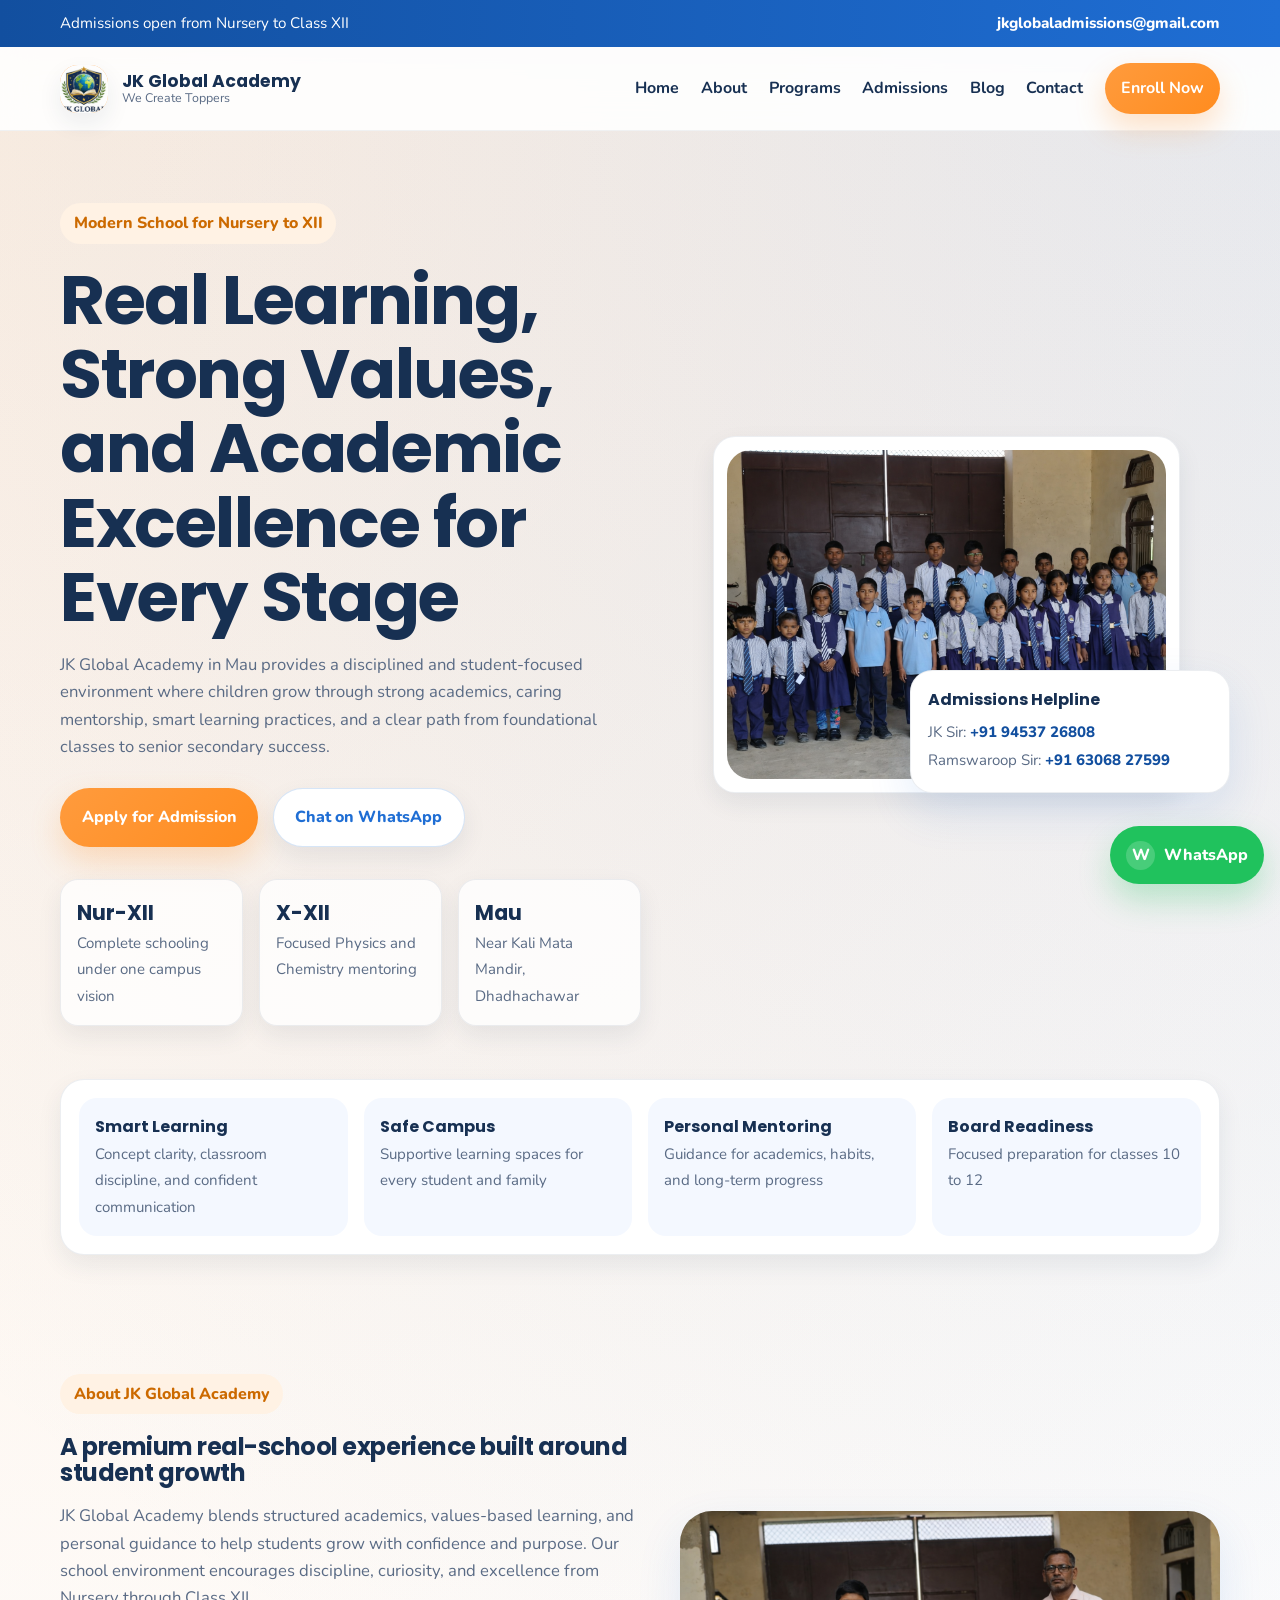
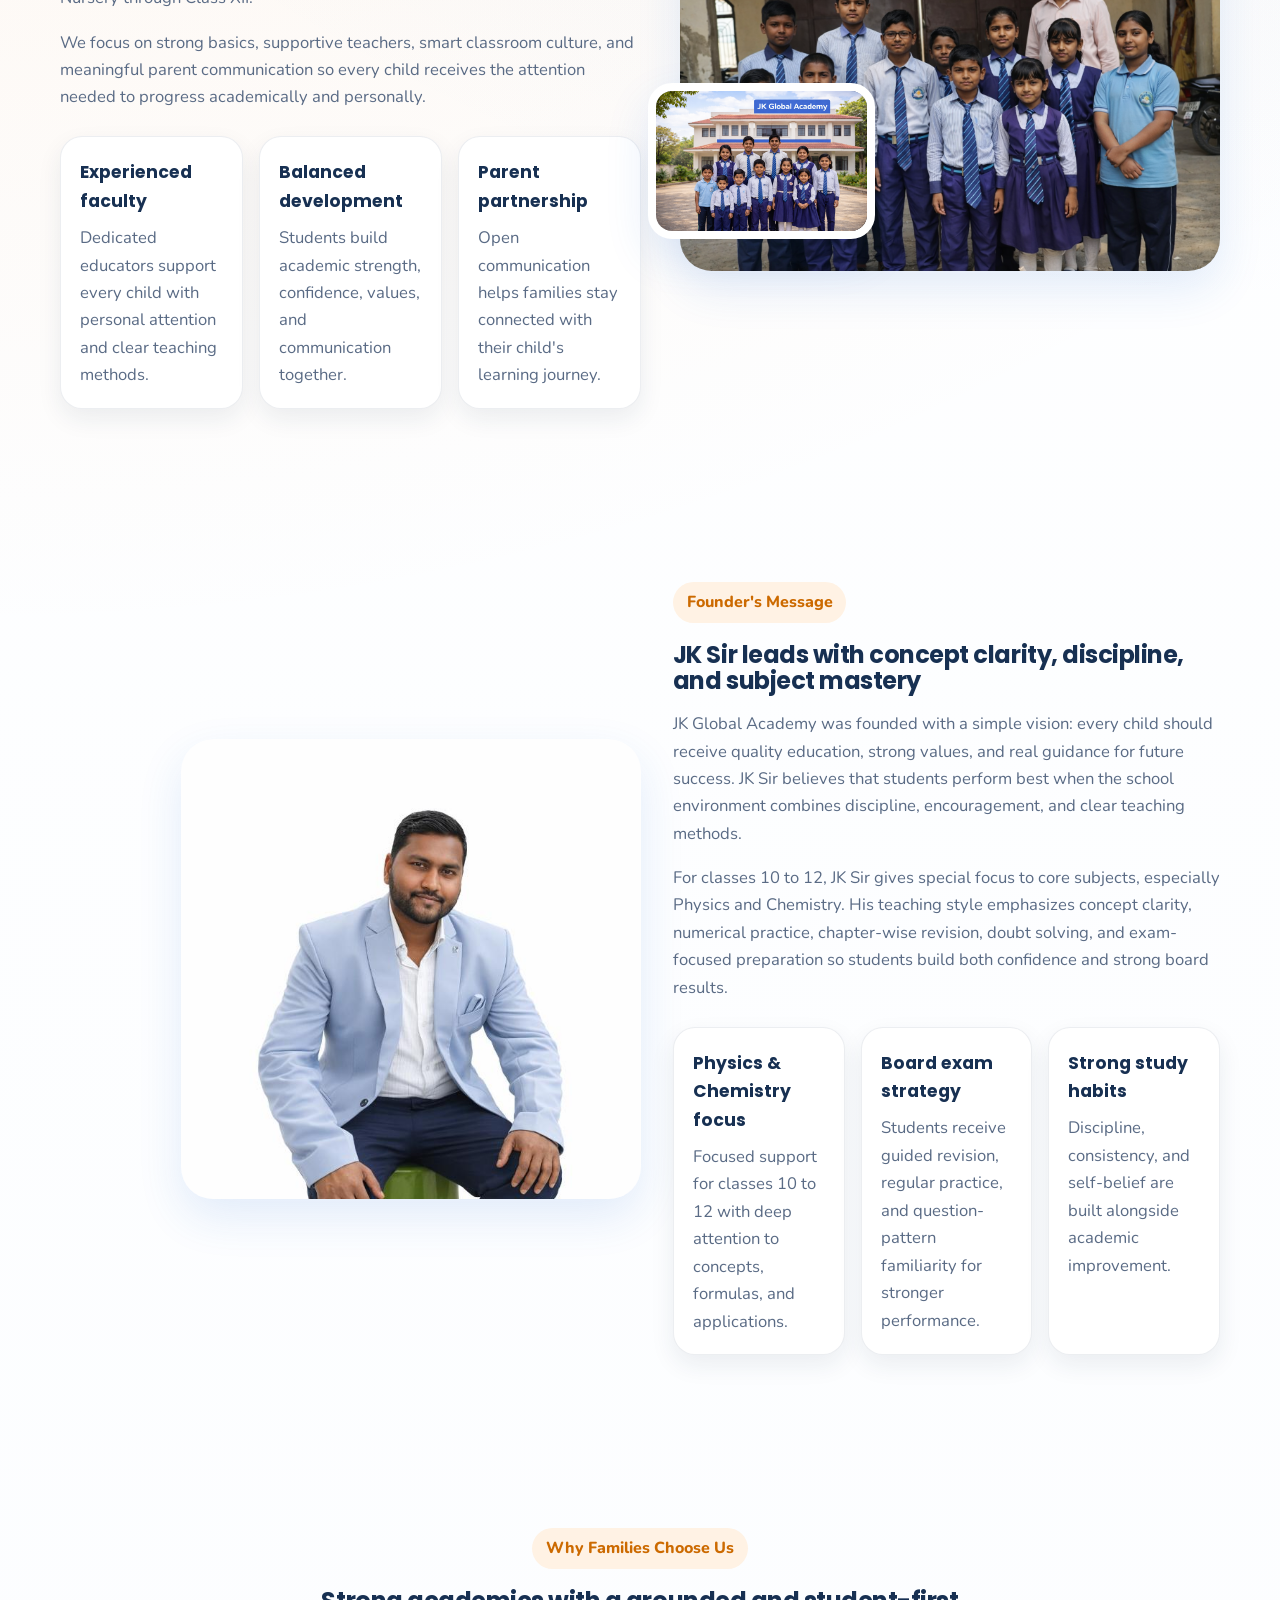
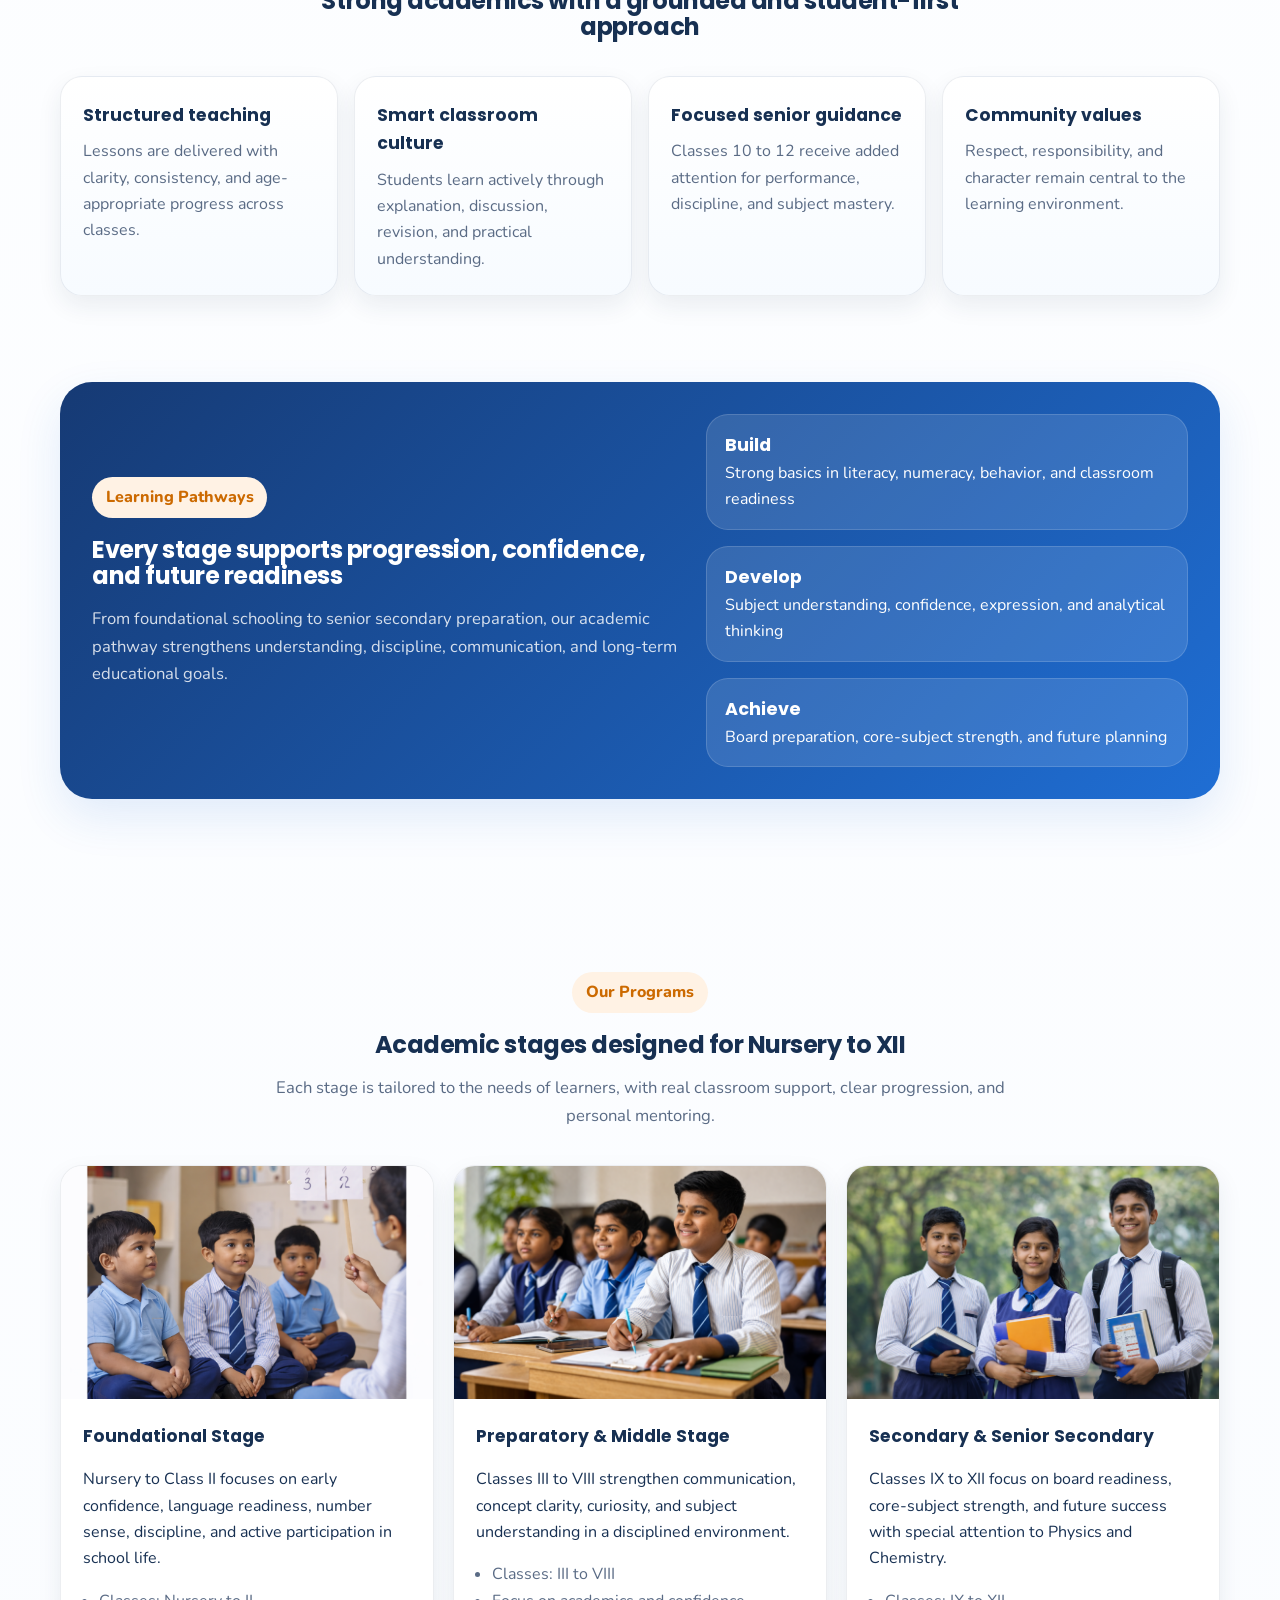
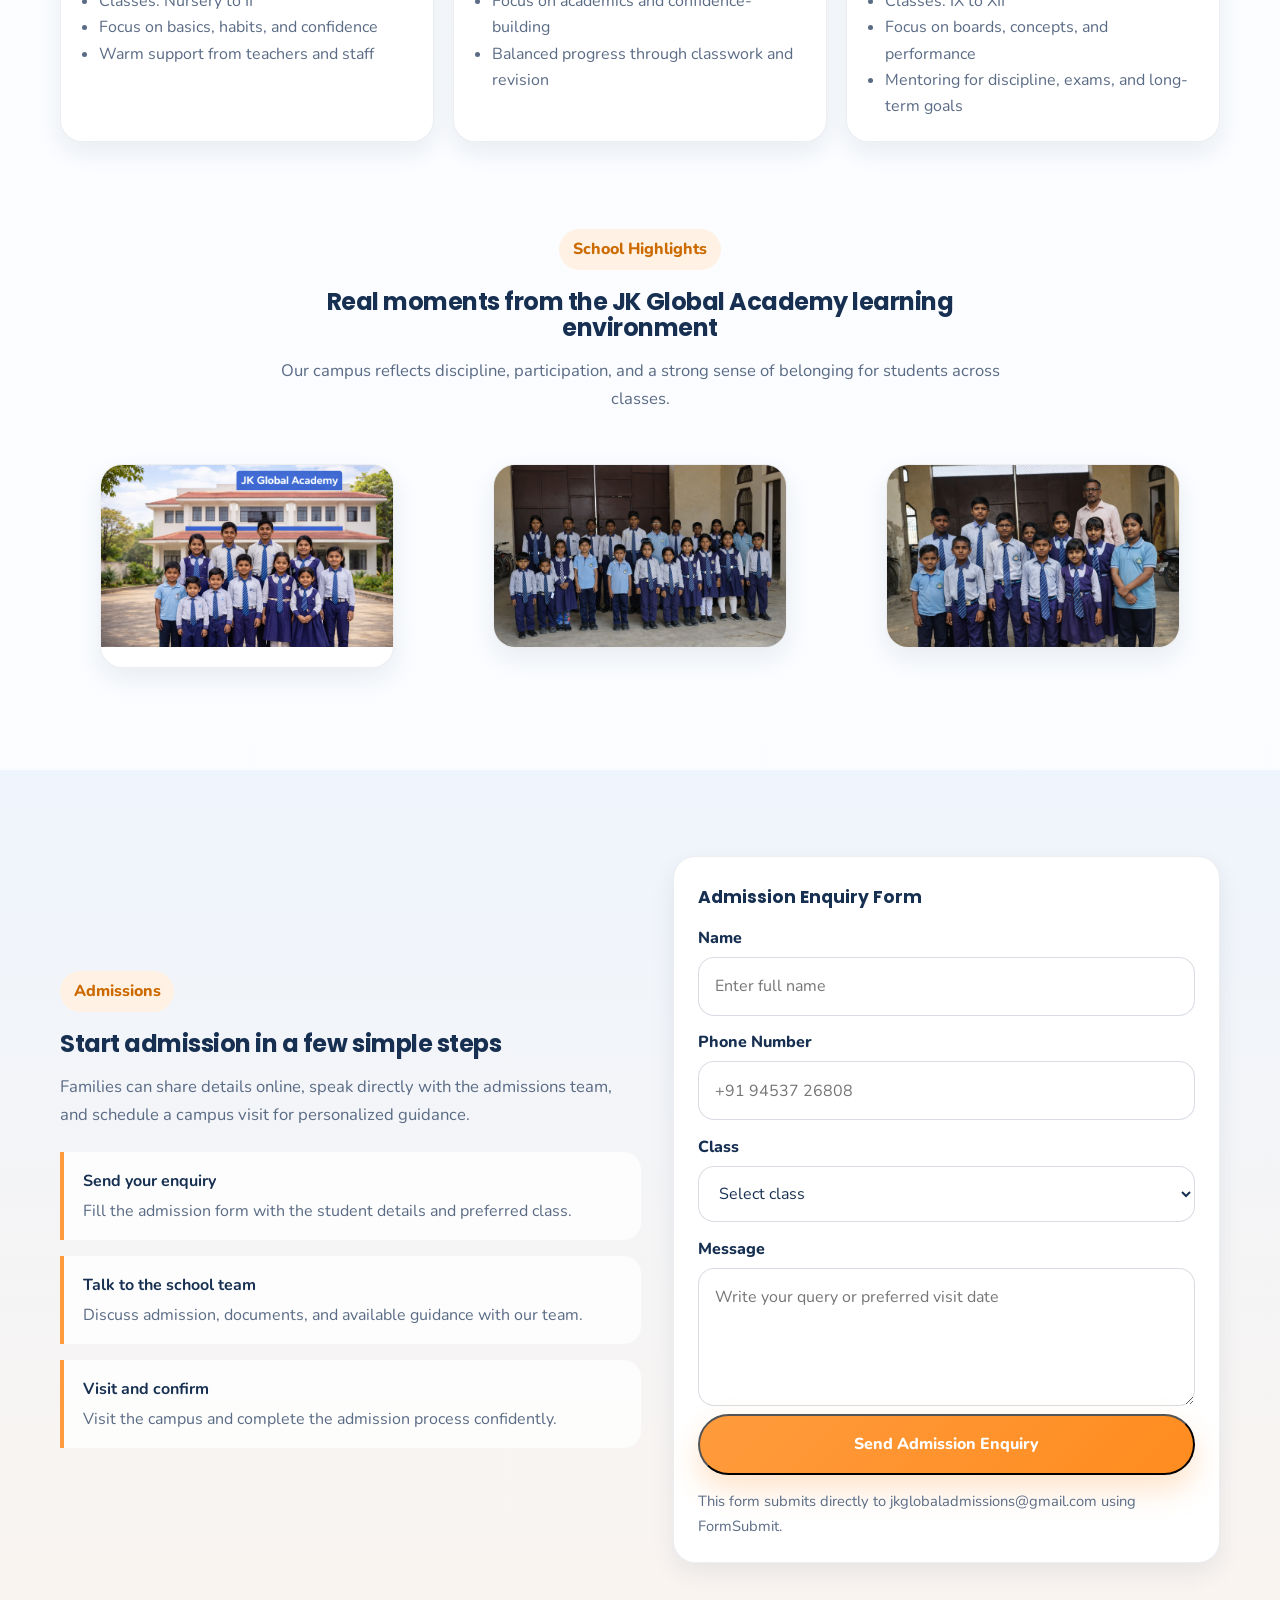
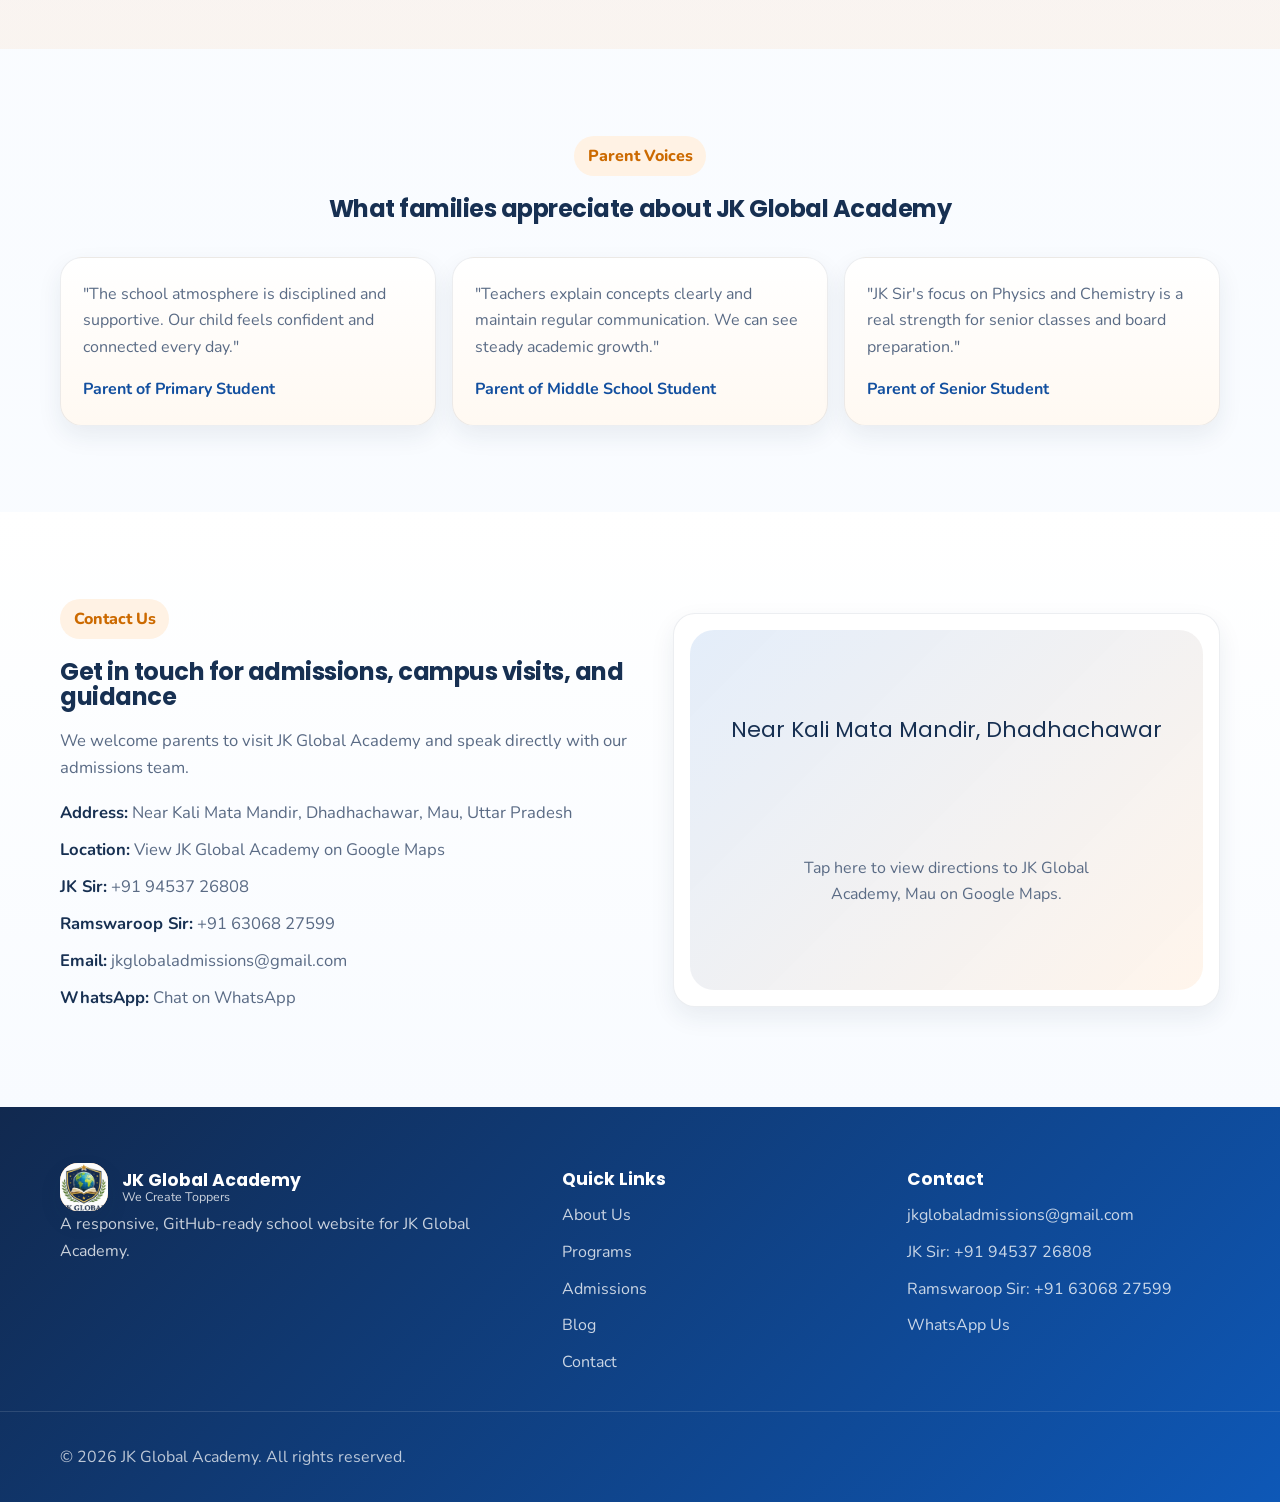
<file: index.html>
<!DOCTYPE html>
<html lang="en">
<head>
  <meta charset="UTF-8">
  <meta name="viewport" content="width=device-width, initial-scale=1.0">
  <title>JK Global Academy | Nursery to Class XII School in Mau</title>
  <meta name="description" content="JK Global Academy is a modern school in Mau offering quality education from Nursery to Class XII with strong academics, Physics and Chemistry mentoring, smart classrooms, and student-focused learning.">
  <meta name="keywords" content="JK Global Academy, school in Mau, Nursery to XII school, smart classrooms, Physics Chemistry coaching, school admissions Mau">
  <meta name="theme-color" content="#1f6ed4">
  <meta name="robots" content="index,follow,max-image-preview:large">
  <meta property="og:title" content="JK Global Academy | Nursery to Class XII School in Mau">
  <meta property="og:description" content="A modern and student-focused school in Mau with strong academics, disciplined learning, and future-ready education from Nursery to Class XII.">
  <meta property="og:type" content="website">
  <meta property="og:image" content="https://websiteh063-hue.github.io/jk-global-academy/images/hero-campus.png">
  <meta property="og:url" content="https://websiteh063-hue.github.io/jk-global-academy/">
  <meta name="twitter:card" content="summary_large_image">
  <meta name="twitter:title" content="JK Global Academy | Nursery to Class XII School in Mau">
  <meta name="twitter:description" content="A modern and student-focused school in Mau with strong academics, disciplined learning, and future-ready education from Nursery to Class XII.">
  <meta name="twitter:image" content="https://websiteh063-hue.github.io/jk-global-academy/images/hero-campus.png">
  <link rel="canonical" href="https://websiteh063-hue.github.io/jk-global-academy/">
  <link rel="preconnect" href="https://fonts.googleapis.com">
  <link rel="preconnect" href="https://fonts.gstatic.com" crossorigin>
  <link href="https://fonts.googleapis.com/css2?family=Nunito:wght@400;600;700;800&family=Poppins:wght@500;600;700;800&display=swap" rel="stylesheet">
  <link rel="stylesheet" href="css/style.css">
  <script type="application/ld+json">
    {
      "@context": "https://schema.org",
      "@type": "School",
      "name": "JK Global Academy",
      "description": "A modern school offering education from Nursery to Class XII in Mau, Uttar Pradesh.",
      "url": "https://websiteh063-hue.github.io/jk-global-academy/",
      "logo": "https://websiteh063-hue.github.io/jk-global-academy/images/jk-global-academy-logo.jpeg",
      "image": "https://websiteh063-hue.github.io/jk-global-academy/images/hero-campus.png",
      "email": "jkglobaladmissions@gmail.com",
      "telephone": "+91 94537 26808",
      "hasMap": "https://goo.gl/maps/88rn2fQvHPdk5mEs8",
      "address": {
        "@type": "PostalAddress",
        "streetAddress": "Near Kali Mata Mandir, Dhadhachawar",
        "addressLocality": "Mau",
        "addressRegion": "Uttar Pradesh",
        "addressCountry": "IN"
      }
    }
  </script>
</head>
<body>
  <a class="skip-link" href="#main-content">Skip to content</a>

  <header class="site-header" id="top">
    <div class="topbar">
      <div class="container topbar__content">
        <p>Admissions open from Nursery to Class XII</p>
        <a href="mailto:jkglobaladmissions@gmail.com">jkglobaladmissions@gmail.com</a>
      </div>
    </div>

    <div class="nav-shell">
      <div class="container navbar">
        <a class="brand" href="index.html" aria-label="JK Global Academy home">
          <span class="brand__mark">
            <img src="images/jk-global-academy-logo.jpeg" alt="JK Global Academy logo" width="80" height="80">
          </span>
          <span class="brand__text">
            <strong>JK Global Academy</strong>
            <small>We Create Toppers</small>
          </span>
        </a>

        <button class="nav-toggle" type="button" aria-expanded="false" aria-controls="site-menu" aria-label="Toggle navigation">
          <span></span>
          <span></span>
          <span></span>
        </button>

        <nav class="nav-menu" id="site-menu" aria-label="Primary">
          <a href="#top">Home</a>
          <a href="#about">About</a>
          <a href="#programs">Programs</a>
          <a href="#admissions">Admissions</a>
          <a href="blog.html">Blog</a>
          <a href="#contact">Contact</a>
          <a class="btn btn--sm btn--primary" href="#admissions">Enroll Now</a>
        </nav>
      </div>
    </div>
  </header>

  <main id="main-content">
    <section class="hero">
      <div class="container hero__grid">
        <div class="hero__content reveal">
          <span class="eyebrow">Modern School for Nursery to XII</span>
          <h1>Real Learning, Strong Values, and Academic Excellence for Every Stage</h1>
          <p>
            JK Global Academy in Mau provides a disciplined and student-focused environment where children grow through strong academics, caring mentorship, smart learning practices, and a clear path from foundational classes to senior secondary success.
          </p>
          <div class="hero__actions">
            <a class="btn btn--primary" href="#admissions">Apply for Admission</a>
            <a class="btn btn--secondary" href="https://wa.me/919453726808" target="_blank" rel="noopener noreferrer">Chat on WhatsApp</a>
          </div>
          <ul class="hero__stats" aria-label="School highlights">
            <li><strong>Nur-XII</strong><span>Complete schooling under one campus vision</span></li>
            <li><strong>X-XII</strong><span>Focused Physics and Chemistry mentoring</span></li>
            <li><strong>Mau</strong><span>Near Kali Mata Mandir, Dhadhachawar</span></li>
          </ul>
        </div>

        <div class="hero__visual reveal">
          <figure class="hero-photo">
            <img src="images/hero-campus.png" alt="JK Global Academy students standing together on campus" width="1536" height="1024" fetchpriority="high">
          </figure>
          <div class="hero-badge">
            <strong>Admissions Helpline</strong>
            <p>JK Sir: <a href="tel:+919453726808">+91 94537 26808</a></p>
            <p>Ramswaroop Sir: <a href="tel:+916306827599">+91 63068 27599</a></p>
          </div>
        </div>
      </div>
    </section>

    <section class="trust-strip">
      <div class="container trust-strip__grid reveal">
        <div>
          <strong>Smart Learning</strong>
          <span>Concept clarity, classroom discipline, and confident communication</span>
        </div>
        <div>
          <strong>Safe Campus</strong>
          <span>Supportive learning spaces for every student and family</span>
        </div>
        <div>
          <strong>Personal Mentoring</strong>
          <span>Guidance for academics, habits, and long-term progress</span>
        </div>
        <div>
          <strong>Board Readiness</strong>
          <span>Focused preparation for classes 10 to 12</span>
        </div>
      </div>
    </section>

    <section class="section about" id="about">
      <div class="container split">
        <div class="section-copy reveal">
          <span class="eyebrow">About JK Global Academy</span>
          <h2>A premium real-school experience built around student growth</h2>
          <p>
            JK Global Academy blends structured academics, values-based learning, and personal guidance to help students grow with confidence and purpose. Our school environment encourages discipline, curiosity, and excellence from Nursery through Class XII.
          </p>
          <p>
            We focus on strong basics, supportive teachers, smart classroom culture, and meaningful parent communication so every child receives the attention needed to progress academically and personally.
          </p>
          <div class="feature-list">
            <article>
              <h3>Experienced faculty</h3>
              <p>Dedicated educators support every child with personal attention and clear teaching methods.</p>
            </article>
            <article>
              <h3>Balanced development</h3>
              <p>Students build academic strength, confidence, values, and communication together.</p>
            </article>
            <article>
              <h3>Parent partnership</h3>
              <p>Open communication helps families stay connected with their child's learning journey.</p>
            </article>
          </div>
        </div>

        <div class="about-visual reveal">
          <div class="media-stack">
            <img class="media-stack__main photo-frame" src="images/about-students.png" alt="JK Global Academy students with a teacher on campus" width="1536" height="1024" loading="lazy">
            <img class="media-stack__float photo-frame" src="images/school-gallery-1.png" alt="Young students learning together at JK Global Academy" width="1536" height="1024" loading="lazy">
          </div>
        </div>
      </div>
    </section>

    <section class="section founder">
      <div class="container split founder__grid">
        <div class="about-visual reveal">
          <div class="media-stack founder-stack">
            <img class="media-stack__main founder-photo" src="images/jk-sir-founder.png" alt="JK Sir, founder of JK Global Academy" width="640" height="640" loading="lazy">
          </div>
        </div>

        <div class="section-copy reveal">
          <span class="eyebrow">Founder's Message</span>
          <h2>JK Sir leads with concept clarity, discipline, and subject mastery</h2>
          <p>
            JK Global Academy was founded with a simple vision: every child should receive quality education, strong values, and real guidance for future success. JK Sir believes that students perform best when the school environment combines discipline, encouragement, and clear teaching methods.
          </p>
          <p>
            For classes 10 to 12, JK Sir gives special focus to core subjects, especially Physics and Chemistry. His teaching style emphasizes concept clarity, numerical practice, chapter-wise revision, doubt solving, and exam-focused preparation so students build both confidence and strong board results.
          </p>
          <div class="feature-list founder-points">
            <article>
              <h3>Physics &amp; Chemistry focus</h3>
              <p>Focused support for classes 10 to 12 with deep attention to concepts, formulas, and applications.</p>
            </article>
            <article>
              <h3>Board exam strategy</h3>
              <p>Students receive guided revision, regular practice, and question-pattern familiarity for stronger performance.</p>
            </article>
            <article>
              <h3>Strong study habits</h3>
              <p>Discipline, consistency, and self-belief are built alongside academic improvement.</p>
            </article>
          </div>
        </div>
      </div>
    </section>

    <section class="section reasons">
      <div class="container">
        <div class="section-heading reveal">
          <span class="eyebrow">Why Families Choose Us</span>
          <h2>Strong academics with a grounded and student-first approach</h2>
        </div>
        <div class="cards-grid">
          <article class="info-card reveal">
            <h3>Structured teaching</h3>
            <p>Lessons are delivered with clarity, consistency, and age-appropriate progress across classes.</p>
          </article>
          <article class="info-card reveal">
            <h3>Smart classroom culture</h3>
            <p>Students learn actively through explanation, discussion, revision, and practical understanding.</p>
          </article>
          <article class="info-card reveal">
            <h3>Focused senior guidance</h3>
            <p>Classes 10 to 12 receive added attention for performance, discipline, and subject mastery.</p>
          </article>
          <article class="info-card reveal">
            <h3>Community values</h3>
            <p>Respect, responsibility, and character remain central to the learning environment.</p>
          </article>
        </div>
      </div>
    </section>

    <section class="section pathways">
      <div class="container">
        <div class="pathways__box reveal">
          <div class="section-copy">
            <span class="eyebrow">Learning Pathways</span>
            <h2>Every stage supports progression, confidence, and future readiness</h2>
            <p>
              From foundational schooling to senior secondary preparation, our academic pathway strengthens understanding, discipline, communication, and long-term educational goals.
            </p>
          </div>
          <div class="pathways__steps">
            <div><strong>Build</strong><span>Strong basics in literacy, numeracy, behavior, and classroom readiness</span></div>
            <div><strong>Develop</strong><span>Subject understanding, confidence, expression, and analytical thinking</span></div>
            <div><strong>Achieve</strong><span>Board preparation, core-subject strength, and future planning</span></div>
          </div>
        </div>
      </div>
    </section>

    <section class="section programs" id="programs">
      <div class="container">
        <div class="section-heading reveal">
          <span class="eyebrow">Our Programs</span>
          <h2>Academic stages designed for Nursery to XII</h2>
          <p>Each stage is tailored to the needs of learners, with real classroom support, clear progression, and personal mentoring.</p>
        </div>

        <div class="program-grid">
          <article class="program-card reveal">
            <img src="images/foundational-stage.png" alt="Foundational stage students at JK Global Academy" width="1011" height="927" loading="lazy">
            <div class="program-card__content">
              <h3>Foundational Stage</h3>
              <p>Nursery to Class II focuses on early confidence, language readiness, number sense, discipline, and active participation in school life.</p>
              <ul>
                <li>Classes: Nursery to II</li>
                <li>Focus on basics, habits, and confidence</li>
                <li>Warm support from teachers and staff</li>
              </ul>
            </div>
          </article>

          <article class="program-card reveal">
            <img src="images/preparatory-middle-stage.png" alt="Preparatory and middle stage students learning in the classroom" width="1536" height="1024" loading="lazy">
            <div class="program-card__content">
              <h3>Preparatory &amp; Middle Stage</h3>
              <p>Classes III to VIII strengthen communication, concept clarity, curiosity, and subject understanding in a disciplined environment.</p>
              <ul>
                <li>Classes: III to VIII</li>
                <li>Focus on academics and confidence-building</li>
                <li>Balanced progress through classwork and revision</li>
              </ul>
            </div>
          </article>

          <article class="program-card reveal">
            <img src="images/secondary-senior-stage.png" alt="Secondary and senior secondary students of JK Global Academy" width="1536" height="1024" loading="lazy">
            <div class="program-card__content">
              <h3>Secondary &amp; Senior Secondary</h3>
              <p>Classes IX to XII focus on board readiness, core-subject strength, and future success with special attention to Physics and Chemistry.</p>
              <ul>
                <li>Classes: IX to XII</li>
                <li>Focus on boards, concepts, and performance</li>
                <li>Mentoring for discipline, exams, and long-term goals</li>
              </ul>
            </div>
          </article>
        </div>
      </div>
    </section>

    <section class="section gallery-alt">
      <div class="container">
        <div class="section-heading reveal">
          <span class="eyebrow">School Highlights</span>
          <h2>Real moments from the JK Global Academy learning environment</h2>
          <p>Our campus reflects discipline, participation, and a strong sense of belonging for students across classes.</p>
        </div>
        <div class="gallery-grid">
          <figure class="gallery-card gallery-card--large reveal">
            <img src="images/school-gallery-1.png" alt="Young students at JK Global Academy during a school activity" width="1536" height="1024" loading="lazy">
          </figure>
          <figure class="gallery-card reveal">
            <img src="images/school-gallery-2.png" alt="Senior students learning together in a classroom" width="1536" height="1024" loading="lazy">
          </figure>
          <figure class="gallery-card reveal">
            <img src="images/about-students.png" alt="Student group photo with teacher at JK Global Academy" width="1536" height="1024" loading="lazy">
          </figure>
        </div>
      </div>
    </section>

    <section class="section admissions" id="admissions">
      <div class="container admissions__grid">
        <div class="section-copy reveal">
          <span class="eyebrow">Admissions</span>
          <h2>Start admission in a few simple steps</h2>
          <p>
            Families can share details online, speak directly with the admissions team, and schedule a campus visit for personalized guidance.
          </p>
          <ol class="timeline">
            <li><strong>Send your enquiry</strong><span>Fill the admission form with the student details and preferred class.</span></li>
            <li><strong>Talk to the school team</strong><span>Discuss admission, documents, and available guidance with our team.</span></li>
            <li><strong>Visit and confirm</strong><span>Visit the campus and complete the admission process confidently.</span></li>
          </ol>
        </div>

        <form class="admission-form reveal" action="https://formsubmit.co/jkglobaladmissions@gmail.com" method="POST">
          <h3>Admission Enquiry Form</h3>
          <input type="hidden" name="_subject" value="New Admission Enquiry - JK Global Academy">
          <input type="hidden" name="_captcha" value="false">
          <input type="hidden" name="_template" value="table">

          <label for="name">Name</label>
          <input id="name" name="Name" type="text" placeholder="Enter full name" required>

          <label for="phone">Phone Number</label>
          <input id="phone" name="Phone Number" type="tel" inputmode="tel" placeholder="+91 94537 26808" required>

          <label for="class">Class</label>
          <select id="class" name="Class" required>
            <option value="">Select class</option>
            <option>Nursery to II</option>
            <option>III to VIII</option>
            <option>IX to XII</option>
          </select>

          <label for="message">Message</label>
          <textarea id="message" name="Message" rows="4" placeholder="Write your query or preferred visit date"></textarea>

          <button class="btn btn--primary btn--block" type="submit">Send Admission Enquiry</button>
          <p class="form-note">This form submits directly to <a href="mailto:jkglobaladmissions@gmail.com">jkglobaladmissions@gmail.com</a> using FormSubmit.</p>
        </form>
      </div>
    </section>

    <section class="section testimonials">
      <div class="container">
        <div class="section-heading reveal">
          <span class="eyebrow">Parent Voices</span>
          <h2>What families appreciate about JK Global Academy</h2>
        </div>
        <div class="testimonial-grid">
          <article class="testimonial-card reveal">
            <p>"The school atmosphere is disciplined and supportive. Our child feels confident and connected every day."</p>
            <strong>Parent of Primary Student</strong>
          </article>
          <article class="testimonial-card reveal">
            <p>"Teachers explain concepts clearly and maintain regular communication. We can see steady academic growth."</p>
            <strong>Parent of Middle School Student</strong>
          </article>
          <article class="testimonial-card reveal">
            <p>"JK Sir's focus on Physics and Chemistry is a real strength for senior classes and board preparation."</p>
            <strong>Parent of Senior Student</strong>
          </article>
        </div>
      </div>
    </section>

    <section class="section contact" id="contact">
      <div class="container contact__grid">
        <div class="section-copy reveal">
          <span class="eyebrow">Contact Us</span>
          <h2>Get in touch for admissions, campus visits, and guidance</h2>
          <p>We welcome parents to visit JK Global Academy and speak directly with our admissions team.</p>
          <div class="contact-list">
            <p><strong>Address:</strong> Near Kali Mata Mandir, Dhadhachawar, Mau, Uttar Pradesh</p>
            <p><strong>Location:</strong> <a href="https://goo.gl/maps/88rn2fQvHPdk5mEs8" target="_blank" rel="noopener noreferrer">View JK Global Academy on Google Maps</a></p>
            <p><strong>JK Sir:</strong> <a href="tel:+919453726808">+91 94537 26808</a></p>
            <p><strong>Ramswaroop Sir:</strong> <a href="tel:+916306827599">+91 63068 27599</a></p>
            <p><strong>Email:</strong> <a href="mailto:jkglobaladmissions@gmail.com">jkglobaladmissions@gmail.com</a></p>
            <p><strong>WhatsApp:</strong> <a href="https://wa.me/919453726808" target="_blank" rel="noopener noreferrer">Chat on WhatsApp</a></p>
          </div>
        </div>

        <div class="map-card reveal">
          <a class="map-placeholder map-placeholder--link" href="https://goo.gl/maps/88rn2fQvHPdk5mEs8" target="_blank" rel="noopener noreferrer" aria-label="Open JK Global Academy location in Google Maps">
            <span>Near Kali Mata Mandir, Dhadhachawar</span>
            <p>Tap here to view directions to JK Global Academy, Mau on Google Maps.</p>
          </a>
        </div>
      </div>
    </section>
  </main>

  <footer class="site-footer">
    <div class="container footer-grid">
      <div>
        <a class="brand brand--footer" href="index.html">
          <span class="brand__mark">
            <img src="images/jk-global-academy-logo.jpeg" alt="JK Global Academy logo" width="80" height="80" loading="lazy">
          </span>
          <span class="brand__text">
            <strong>JK Global Academy</strong>
            <small>We Create Toppers</small>
          </span>
        </a>
        <p class="footer-copy">A responsive, GitHub-ready school website for JK Global Academy.</p>
      </div>

      <div>
        <h3>Quick Links</h3>
        <ul class="footer-links">
          <li><a href="#about">About Us</a></li>
          <li><a href="#programs">Programs</a></li>
          <li><a href="#admissions">Admissions</a></li>
          <li><a href="blog.html">Blog</a></li>
          <li><a href="#contact">Contact</a></li>
        </ul>
      </div>

      <div>
        <h3>Contact</h3>
        <ul class="footer-links">
          <li><a href="mailto:jkglobaladmissions@gmail.com">jkglobaladmissions@gmail.com</a></li>
          <li><a href="tel:+919453726808">JK Sir: +91 94537 26808</a></li>
          <li><a href="tel:+916306827599">Ramswaroop Sir: +91 63068 27599</a></li>
          <li><a href="https://wa.me/919453726808" target="_blank" rel="noopener noreferrer">WhatsApp Us</a></li>
        </ul>
      </div>
    </div>

    <div class="footer-bottom">
      <div class="container">
        <p>&copy; 2026 JK Global Academy. All rights reserved.</p>
      </div>
    </div>
  </footer>

  <a class="whatsapp-float" href="https://wa.me/919453726808" target="_blank" rel="noopener noreferrer" aria-label="Chat on WhatsApp">
    <span aria-hidden="true">W</span>
    <span>WhatsApp</span>
  </a>

  <script src="js/script.js" defer></script>
</body>
</html>
</file>
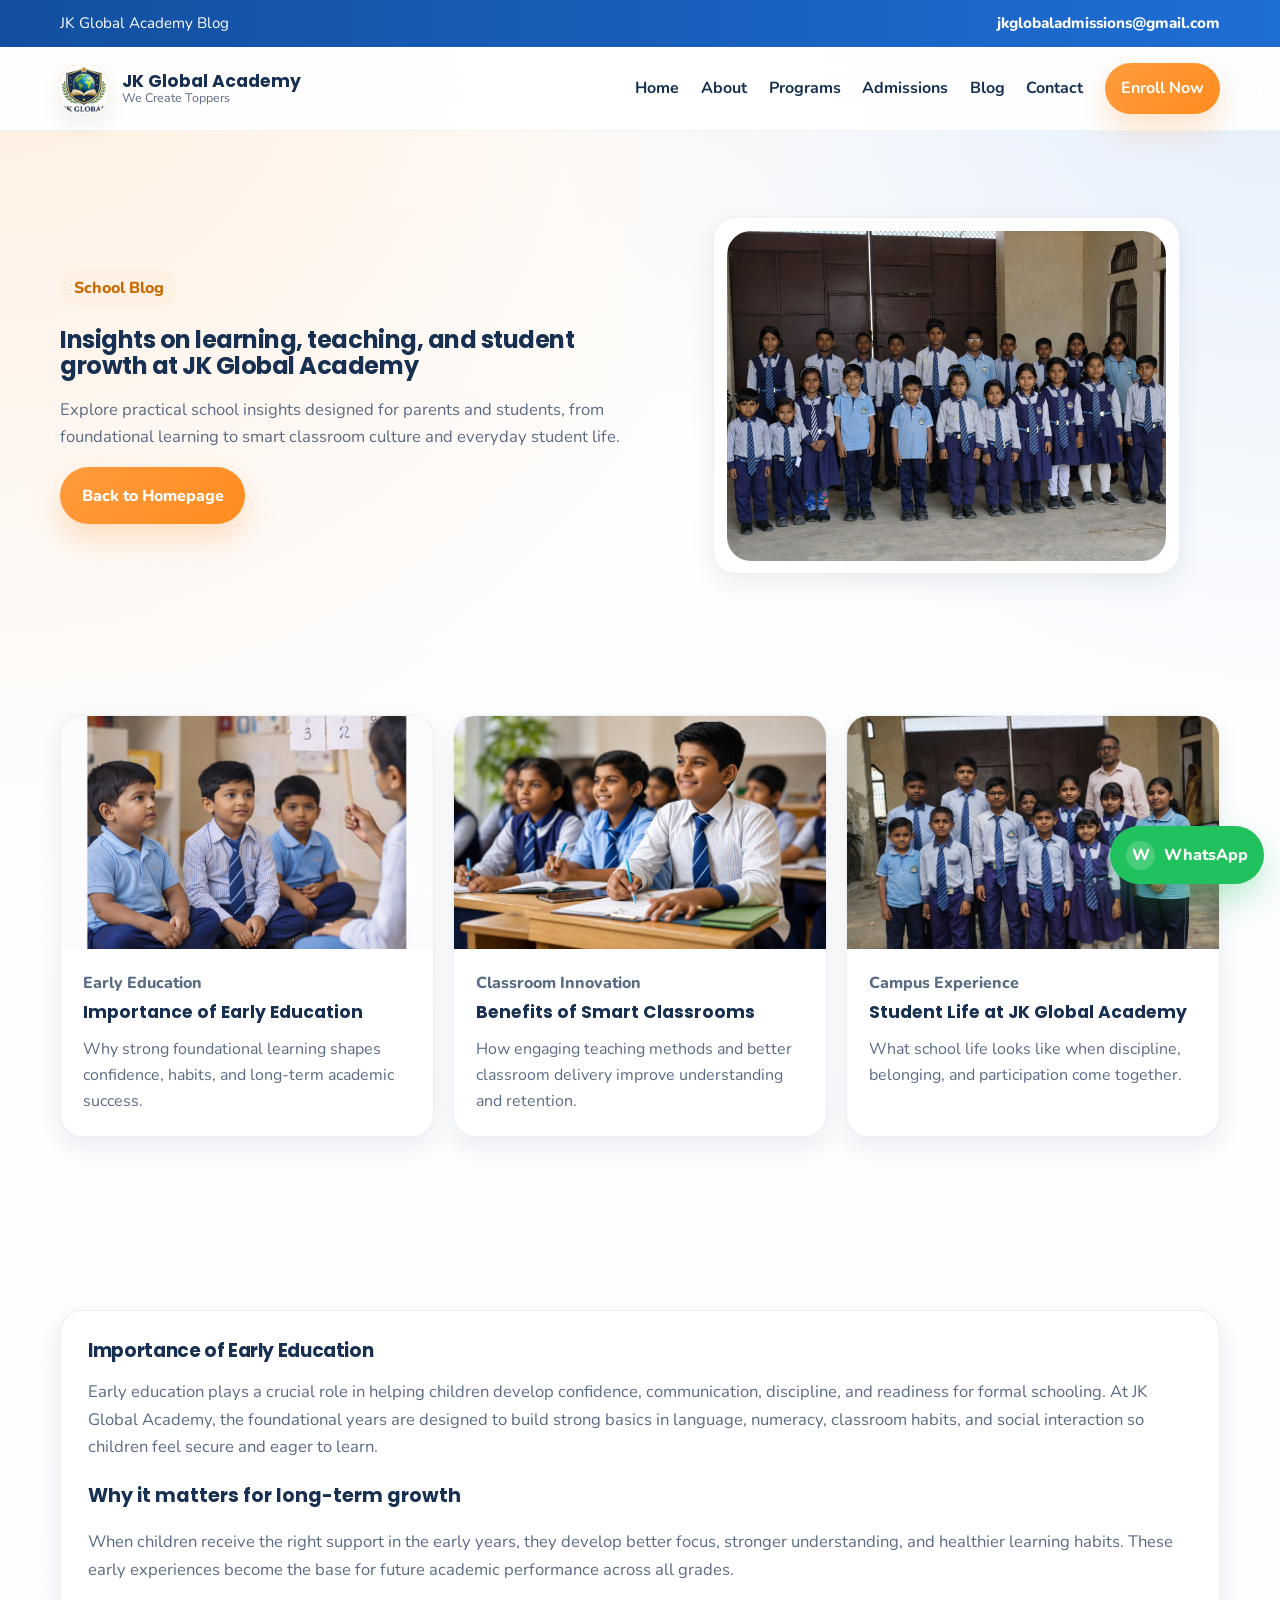
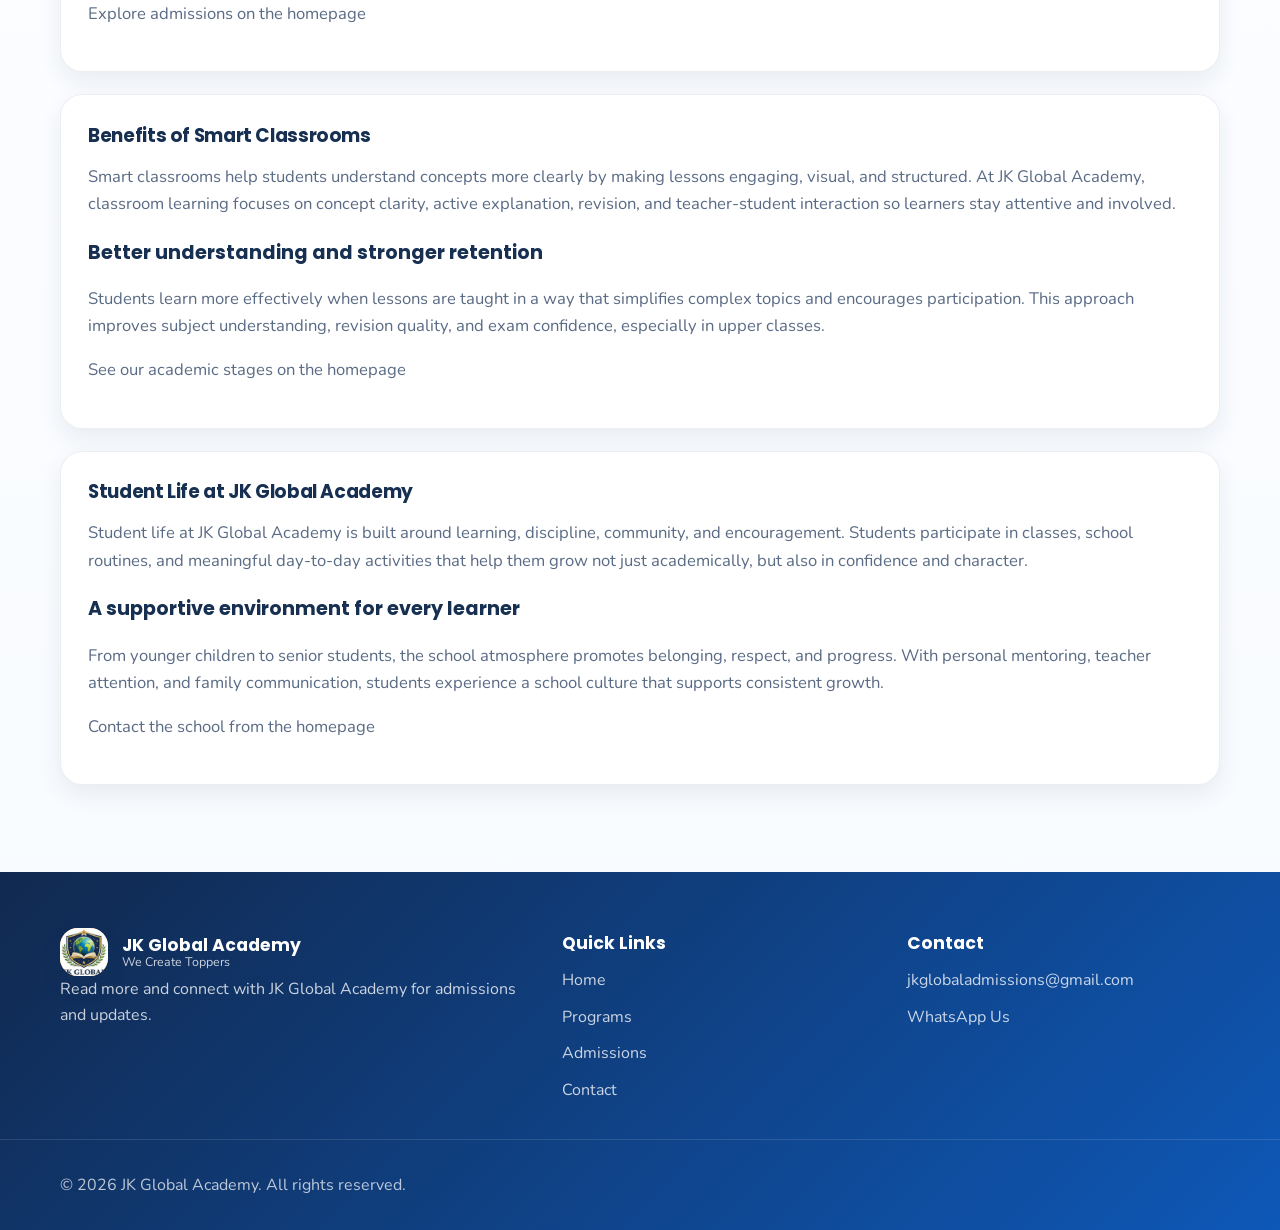
<file: blog.html>
<!DOCTYPE html>
<html lang="en">
<head>
  <meta charset="UTF-8">
  <meta name="viewport" content="width=device-width, initial-scale=1.0">
  <title>JK Global Academy Blog | School Insights and Student Learning</title>
  <meta name="description" content="Read the JK Global Academy blog for insights on early education, smart classrooms, and student life in a modern Nursery to XII school environment.">
  <meta name="keywords" content="JK Global Academy blog, early education, smart classrooms, student life, school blog Mau">
  <meta name="robots" content="index,follow,max-image-preview:large">
  <meta property="og:title" content="JK Global Academy Blog">
  <meta property="og:description" content="School insights from JK Global Academy on learning, classrooms, and student development.">
  <meta property="og:type" content="website">
  <meta property="og:image" content="https://websiteh063-hue.github.io/jk-global-academy/images/school-gallery-2.png">
  <meta property="og:url" content="https://websiteh063-hue.github.io/jk-global-academy/blog.html">
  <meta name="twitter:card" content="summary_large_image">
  <meta name="twitter:title" content="JK Global Academy Blog">
  <meta name="twitter:description" content="School insights from JK Global Academy on learning, classrooms, and student development.">
  <meta name="twitter:image" content="https://websiteh063-hue.github.io/jk-global-academy/images/school-gallery-2.png">
  <link rel="canonical" href="https://websiteh063-hue.github.io/jk-global-academy/blog.html">
  <link rel="preconnect" href="https://fonts.googleapis.com">
  <link rel="preconnect" href="https://fonts.gstatic.com" crossorigin>
  <link href="https://fonts.googleapis.com/css2?family=Nunito:wght@400;600;700;800&family=Poppins:wght@500;600;700;800&display=swap" rel="stylesheet">
  <link rel="stylesheet" href="css/style.css">
</head>
<body>
  <a class="skip-link" href="#main-content">Skip to content</a>

  <header class="site-header" id="top">
    <div class="topbar">
      <div class="container topbar__content">
        <p>JK Global Academy Blog</p>
        <a href="mailto:jkglobaladmissions@gmail.com">jkglobaladmissions@gmail.com</a>
      </div>
    </div>

    <div class="nav-shell">
      <div class="container navbar">
        <a class="brand" href="index.html" aria-label="JK Global Academy home">
          <span class="brand__mark">
            <img src="images/jk-global-academy-logo.jpeg" alt="JK Global Academy logo" width="80" height="80">
          </span>
          <span class="brand__text">
            <strong>JK Global Academy</strong>
            <small>We Create Toppers</small>
          </span>
        </a>

        <button class="nav-toggle" type="button" aria-expanded="false" aria-controls="site-menu" aria-label="Toggle navigation">
          <span></span>
          <span></span>
          <span></span>
        </button>

        <nav class="nav-menu" id="site-menu" aria-label="Primary">
          <a href="index.html">Home</a>
          <a href="index.html#about">About</a>
          <a href="index.html#programs">Programs</a>
          <a href="index.html#admissions">Admissions</a>
          <a href="blog.html">Blog</a>
          <a href="index.html#contact">Contact</a>
          <a class="btn btn--sm btn--primary" href="index.html#admissions">Enroll Now</a>
        </nav>
      </div>
    </div>
  </header>

  <main id="main-content">
    <section class="blog-hero">
      <div class="container blog-hero__grid">
        <div class="reveal">
          <span class="eyebrow">School Blog</span>
          <h1>Insights on learning, teaching, and student growth at JK Global Academy</h1>
          <p>
            Explore practical school insights designed for parents and students, from foundational learning to smart classroom culture and everyday student life.
          </p>
          <a class="btn btn--primary" href="index.html">Back to Homepage</a>
        </div>
        <figure class="blog-hero__image reveal">
          <img src="images/school-gallery-2.png" alt="Students learning together in a classroom at JK Global Academy" width="1536" height="1024">
        </figure>
      </div>
    </section>

    <section class="section blog-list">
      <div class="container">
        <div class="blog-grid">
          <article class="blog-card reveal">
            <img src="images/foundational-stage.png" alt="Foundational stage learning at JK Global Academy" width="1011" height="927" loading="lazy">
            <div class="blog-card__content">
              <p class="blog-card__tag">Early Education</p>
              <h2><a href="#early-education">Importance of Early Education</a></h2>
              <p>Why strong foundational learning shapes confidence, habits, and long-term academic success.</p>
            </div>
          </article>
          <article class="blog-card reveal">
            <img src="images/preparatory-middle-stage.png" alt="Preparatory classroom environment with students learning" width="1536" height="1024" loading="lazy">
            <div class="blog-card__content">
              <p class="blog-card__tag">Classroom Innovation</p>
              <h2><a href="#smart-classrooms">Benefits of Smart Classrooms</a></h2>
              <p>How engaging teaching methods and better classroom delivery improve understanding and retention.</p>
            </div>
          </article>
          <article class="blog-card reveal">
            <img src="images/about-students.png" alt="Student life and community at JK Global Academy" width="1536" height="1024" loading="lazy">
            <div class="blog-card__content">
              <p class="blog-card__tag">Campus Experience</p>
              <h2><a href="#student-life">Student Life at JK Global Academy</a></h2>
              <p>What school life looks like when discipline, belonging, and participation come together.</p>
            </div>
          </article>
        </div>
      </div>
    </section>

    <section class="section blog-posts">
      <div class="container article-stack">
        <article class="article-card reveal" id="early-education">
          <h1>Importance of Early Education</h1>
          <p>Early education plays a crucial role in helping children develop confidence, communication, discipline, and readiness for formal schooling. At JK Global Academy, the foundational years are designed to build strong basics in language, numeracy, classroom habits, and social interaction so children feel secure and eager to learn.</p>
          <h2>Why it matters for long-term growth</h2>
          <p>When children receive the right support in the early years, they develop better focus, stronger understanding, and healthier learning habits. These early experiences become the base for future academic performance across all grades.</p>
          <p><a href="index.html#admissions">Explore admissions on the homepage</a></p>
        </article>

        <article class="article-card reveal" id="smart-classrooms">
          <h1>Benefits of Smart Classrooms</h1>
          <p>Smart classrooms help students understand concepts more clearly by making lessons engaging, visual, and structured. At JK Global Academy, classroom learning focuses on concept clarity, active explanation, revision, and teacher-student interaction so learners stay attentive and involved.</p>
          <h2>Better understanding and stronger retention</h2>
          <p>Students learn more effectively when lessons are taught in a way that simplifies complex topics and encourages participation. This approach improves subject understanding, revision quality, and exam confidence, especially in upper classes.</p>
          <p><a href="index.html#programs">See our academic stages on the homepage</a></p>
        </article>

        <article class="article-card reveal" id="student-life">
          <h1>Student Life at JK Global Academy</h1>
          <p>Student life at JK Global Academy is built around learning, discipline, community, and encouragement. Students participate in classes, school routines, and meaningful day-to-day activities that help them grow not just academically, but also in confidence and character.</p>
          <h2>A supportive environment for every learner</h2>
          <p>From younger children to senior students, the school atmosphere promotes belonging, respect, and progress. With personal mentoring, teacher attention, and family communication, students experience a school culture that supports consistent growth.</p>
          <p><a href="index.html#contact">Contact the school from the homepage</a></p>
        </article>
      </div>
    </section>
  </main>

  <footer class="site-footer">
    <div class="container footer-grid">
      <div>
        <a class="brand brand--footer" href="index.html">
          <span class="brand__mark">
            <img src="images/jk-global-academy-logo.jpeg" alt="JK Global Academy logo" width="80" height="80" loading="lazy">
          </span>
          <span class="brand__text">
            <strong>JK Global Academy</strong>
            <small>We Create Toppers</small>
          </span>
        </a>
        <p class="footer-copy">Read more and connect with JK Global Academy for admissions and updates.</p>
      </div>

      <div>
        <h3>Quick Links</h3>
        <ul class="footer-links">
          <li><a href="index.html">Home</a></li>
          <li><a href="index.html#programs">Programs</a></li>
          <li><a href="index.html#admissions">Admissions</a></li>
          <li><a href="index.html#contact">Contact</a></li>
        </ul>
      </div>

      <div>
        <h3>Contact</h3>
        <ul class="footer-links">
          <li><a href="mailto:jkglobaladmissions@gmail.com">jkglobaladmissions@gmail.com</a></li>
          <li><a href="https://wa.me/919453726808" target="_blank" rel="noopener noreferrer">WhatsApp Us</a></li>
        </ul>
      </div>
    </div>

    <div class="footer-bottom">
      <div class="container">
        <p>&copy; 2026 JK Global Academy. All rights reserved.</p>
      </div>
    </div>
  </footer>

  <a class="whatsapp-float" href="https://wa.me/919453726808" target="_blank" rel="noopener noreferrer" aria-label="Chat on WhatsApp">
    <span aria-hidden="true">W</span>
    <span>WhatsApp</span>
  </a>

  <script src="js/script.js" defer></script>
</body>
</html>
</file>
<file: css/style.css>
:root{
  --primary:#1f6ed4;
  --primary-dark:#124f9f;
  --accent:#ff9b3d;
  --accent-soft:#fff2e4;
  --surface:#ffffff;
  --surface-alt:#f4f8ff;
  --text:#173052;
  --muted:#5a6b85;
  --line:rgba(23,48,82,.1);
  --shadow:0 18px 45px rgba(31,110,212,.12);
  --shadow-soft:0 10px 24px rgba(23,48,82,.08);
  --radius-lg:32px;
  --radius-md:22px;
  --radius-sm:16px;
  --container:min(1160px,calc(100% - 2rem));
}

*{box-sizing:border-box}
html{scroll-behavior:smooth}
body{
  margin:0;
  font-family:"Nunito",sans-serif;
  color:var(--text);
  background:
    radial-gradient(circle at top left,rgba(255,155,61,.16),transparent 28%),
    radial-gradient(circle at top right,rgba(31,110,212,.12),transparent 24%),
    linear-gradient(180deg,#fff 0%,#f8fbff 100%);
  line-height:1.65;
}
img{display:block;max-width:100%;height:auto}
a{color:inherit;text-decoration:none}
button,input,select,textarea{font:inherit}
button{cursor:pointer}
.container{width:var(--container);margin:0 auto}
.section{padding:5.4rem 0}
.skip-link{position:absolute;left:-999px;top:0;background:#000;color:#fff;padding:.75rem 1rem;z-index:100}
.skip-link:focus{left:1rem}

.topbar{background:linear-gradient(90deg,var(--primary-dark),var(--primary));color:#fff;font-size:.95rem}
.topbar__content{display:flex;align-items:center;justify-content:space-between;gap:1rem;padding:.7rem 0}
.topbar p{margin:0}
.topbar a{font-weight:800}

.nav-shell{position:sticky;top:0;z-index:40;backdrop-filter:blur(16px);background:rgba(255,255,255,.88);border-bottom:1px solid rgba(23,48,82,.06)}
.navbar{display:flex;align-items:center;justify-content:space-between;gap:1rem;padding:1rem 0}
.brand{display:flex;align-items:center;gap:.9rem;min-width:0}
.brand__mark{
  width:3rem;height:3rem;display:grid;place-items:center;border-radius:18px;background:linear-gradient(135deg,var(--accent),#ffb95f);
  box-shadow:var(--shadow-soft);overflow:hidden
}
.brand__mark img{width:100%;height:100%;object-fit:cover}
.brand__text{display:flex;flex-direction:column;line-height:1.1}
.brand__text strong{font-family:"Poppins",sans-serif;font-size:1.08rem}
.brand__text small{color:var(--muted);font-size:.78rem}

.nav-menu{display:flex;align-items:center;gap:1.35rem}
.nav-menu a{font-weight:700;transition:color .25s ease,transform .25s ease}
.nav-menu a:hover{color:var(--primary);transform:translateY(-1px)}
.nav-toggle{display:none;width:3rem;height:3rem;border:1px solid var(--line);border-radius:16px;background:#fff;padding:.65rem}
.nav-toggle span{display:block;height:2px;border-radius:99px;background:var(--text)}
.nav-toggle span+span{margin-top:.32rem}

.btn{
  display:inline-flex;align-items:center;justify-content:center;gap:.45rem;padding:.95rem 1.35rem;border-radius:999px;
  font-weight:800;transition:transform .25s ease,box-shadow .25s ease,background .25s ease
}
.btn:hover{transform:translateY(-2px)}
.btn--primary{background:linear-gradient(135deg,var(--accent),#ff8c1f);color:#fff;box-shadow:0 14px 30px rgba(255,155,61,.28)}
.btn--secondary{background:#fff;color:var(--primary);border:1px solid rgba(31,110,212,.18);box-shadow:var(--shadow-soft)}
.btn--sm{padding:.75rem 1rem}
.btn--block{width:100%}

.eyebrow{
  display:inline-flex;padding:.45rem .85rem;border-radius:999px;background:var(--accent-soft);color:#cc6a00;
  font-weight:800;margin-bottom:1rem
}
.hero h1,.section-heading h2,.section-copy h2,.blog-hero h1,.article-card h1{
  margin:.2rem 0 1rem;font-family:"Poppins",sans-serif;line-height:1.08;letter-spacing:-.02em
}
.hero h1{font-size:clamp(2.5rem,6vw,4.3rem)}
.section-heading{max-width:760px;margin:0 auto 2.25rem;text-align:center}
.hero p,.section-heading p,.section-copy p,.blog-hero p,.article-card p{color:var(--muted);font-size:1.04rem}

.hero{padding:4.5rem 0 3.3rem}
.hero__grid,.split,.admissions__grid,.contact__grid,.blog-hero__grid{
  display:grid;grid-template-columns:1.03fr .97fr;gap:2rem;align-items:center
}
.hero__actions{display:flex;flex-wrap:wrap;gap:.9rem;margin:1.7rem 0 2rem}
.hero__stats{margin:0;padding:0;list-style:none;display:grid;grid-template-columns:repeat(3,1fr);gap:1rem}
.hero__stats li{padding:1rem;background:rgba(255,255,255,.76);border:1px solid rgba(23,48,82,.08);border-radius:18px;box-shadow:var(--shadow-soft)}
.hero__stats strong{display:block;font-family:"Poppins",sans-serif;font-size:1.3rem}
.hero__stats span{font-size:.94rem;color:var(--muted)}

.hero__visual{position:relative}
.hero-photo,.blog-hero__image,.gallery-card,.program-card,.blog-card,.article-card,.map-card,.testimonial-card,.info-card,.admission-form,.feature-list article{
  background:#fff;border:1px solid rgba(23,48,82,.08);border-radius:var(--radius-md);box-shadow:var(--shadow-soft)
}
.hero-photo{overflow:hidden;padding:.8rem}
.hero-photo img{border-radius:24px;aspect-ratio:4/3;object-fit:cover}
.hero-badge{
  position:absolute;right:-.6rem;bottom:1rem;width:min(320px,84%);padding:1rem 1.1rem;border-radius:22px;background:#fff;
  box-shadow:var(--shadow);border:1px solid rgba(23,48,82,.08)
}
.hero-badge strong{display:block;font-family:"Poppins",sans-serif;margin-bottom:.45rem}
.hero-badge p{margin:.2rem 0;color:var(--muted);font-size:.94rem}
.hero-badge a{color:var(--primary-dark);font-weight:800}

.trust-strip{padding:0 0 2rem}
.trust-strip__grid{display:grid;grid-template-columns:repeat(4,1fr);gap:1rem;padding:1.15rem;background:#fff;border-radius:24px;border:1px solid rgba(23,48,82,.08);box-shadow:var(--shadow-soft)}
.trust-strip__grid div{padding:1rem;border-radius:18px;background:var(--surface-alt)}
.trust-strip__grid strong{display:block;font-family:"Poppins",sans-serif}
.trust-strip__grid span{color:var(--muted);font-size:.94rem}

.feature-list{display:grid;grid-template-columns:repeat(3,1fr);gap:1rem;margin-top:1.6rem}
.feature-list article{padding:1.2rem}
.feature-list h3,.info-card h3,.program-card h3,.admission-form h3,.site-footer h3,.blog-card h2{
  margin:.1rem 0 .55rem;font-family:"Poppins",sans-serif;font-size:1.08rem
}
.feature-list p,.info-card p,.testimonial-card p,.footer-copy,.blog-card p{margin:0;color:var(--muted)}

.media-stack{position:relative;max-width:540px;margin-left:auto}
.media-stack__main{border-radius:var(--radius-lg);box-shadow:var(--shadow)}
.media-stack__float{
  position:absolute;left:-2rem;bottom:2rem;width:min(250px,42%);border:8px solid #fff;border-radius:24px;box-shadow:var(--shadow)
}
.photo-frame{object-fit:cover;background:#edf4ff}
.founder__grid{align-items:center}
.founder-stack{max-width:460px}
.founder-photo{width:100%;aspect-ratio:1/1;object-fit:cover;background:#f4f8ff}
.founder-points{grid-template-columns:repeat(3,1fr)}

.cards-grid,.testimonial-grid{display:grid;grid-template-columns:repeat(4,1fr);gap:1rem}
.testimonial-grid{grid-template-columns:repeat(3,1fr)}
.info-card,.testimonial-card{padding:1.4rem}
.info-card{background:linear-gradient(180deg,#fff,#f7fbff)}
.testimonial-card{background:linear-gradient(180deg,#fff,#fff9f2)}
.testimonial-card strong{display:block;margin-top:1rem;color:var(--primary-dark)}

.pathways{padding-top:0}
.pathways__box{
  display:grid;grid-template-columns:1.1fr .9fr;gap:1.5rem;align-items:center;padding:2rem;border-radius:var(--radius-lg);
  background:linear-gradient(135deg,#163a74,#1f6ed4);color:#fff;box-shadow:var(--shadow)
}
.pathways__box p{color:rgba(255,255,255,.82)}
.pathways__steps{display:grid;gap:1rem}
.pathways__steps div{padding:1rem 1.15rem;border-radius:22px;background:rgba(255,255,255,.12);border:1px solid rgba(255,255,255,.15)}
.pathways__steps strong{display:block;font-family:"Poppins",sans-serif;font-size:1.1rem}

.program-grid,.blog-grid,.gallery-grid{display:grid;grid-template-columns:repeat(3,1fr);gap:1.2rem}
.program-card,.blog-card,.gallery-card{overflow:hidden}
.program-card img,.blog-card img,.gallery-card img{width:100%;aspect-ratio:16/10;object-fit:cover}
.program-card{transition:transform .28s ease,box-shadow .28s ease}
.program-card:hover,.blog-card:hover,.gallery-card:hover{transform:translateY(-8px);box-shadow:0 20px 48px rgba(23,48,82,.14)}
.program-card__content,.blog-card__content{padding:1.35rem}
.program-card ul{margin:1rem 0 0;padding-left:1rem;color:var(--muted)}
.gallery-card--large{grid-row:span 2}

.gallery-alt{padding-top:0}

.admissions{background:linear-gradient(180deg,rgba(31,110,212,.05),rgba(255,155,61,.08))}
.timeline{margin:1.5rem 0 0;padding:0;list-style:none;display:grid;gap:1rem}
.timeline li{display:grid;gap:.2rem;padding:1rem 1rem 1rem 1.2rem;border-left:4px solid var(--accent);background:rgba(255,255,255,.8);border-radius:0 18px 18px 0}
.timeline span{color:var(--muted)}
.admission-form{padding:1.5rem}
.admission-form label{display:block;margin:.85rem 0 .35rem;font-weight:800}
.admission-form input,.admission-form select,.admission-form textarea{
  width:100%;border:1px solid rgba(23,48,82,.16);border-radius:16px;padding:.95rem 1rem;background:#fff;color:var(--text);
  transition:border-color .25s ease,box-shadow .25s ease
}
.admission-form input:focus,.admission-form select:focus,.admission-form textarea:focus{
  outline:none;border-color:var(--primary);box-shadow:0 0 0 4px rgba(31,110,212,.12)
}
.form-note{margin:.9rem 0 0;color:var(--muted);font-size:.92rem}

.contact{background:linear-gradient(180deg,#fff,#f8fbff)}
.contact-list p{margin:.6rem 0;color:var(--muted)}
.contact-list strong{color:var(--text)}
.map-card{padding:1rem}
.map-placeholder{
  min-height:360px;border-radius:24px;display:grid;place-items:center;text-align:center;padding:2rem;
  background:linear-gradient(135deg,rgba(31,110,212,.12),rgba(255,155,61,.1)),repeating-linear-gradient(45deg,rgba(255,255,255,.6) 0,rgba(255,255,255,.6) 14px,transparent 14px,transparent 28px)
}
.map-placeholder--link{transition:transform .25s ease,box-shadow .25s ease}
.map-placeholder--link:hover{transform:translateY(-4px);box-shadow:var(--shadow)}
.map-placeholder span{display:block;font-family:"Poppins",sans-serif;font-size:1.35rem;margin-bottom:.45rem}
.map-placeholder p{max-width:320px;margin:0;color:var(--muted)}

.blog-hero{padding:4.4rem 0 2.4rem}
.blog-hero__image{overflow:hidden;padding:.8rem}
.blog-hero__image img{border-radius:24px;aspect-ratio:4/3;object-fit:cover}
.blog-card__tag{font-weight:800;color:var(--primary);margin-bottom:.55rem}
.article-stack{display:grid;gap:1.4rem}
.article-card{padding:1.7rem}
.article-card h2{margin:1.2rem 0 .65rem;font-family:"Poppins",sans-serif;font-size:1.2rem}

.site-footer{color:#fff;background:linear-gradient(135deg,#11294f,#0e58b7);padding-top:3.5rem}
.footer-grid{display:grid;grid-template-columns:1.2fr .8fr .8fr;gap:2rem;padding-bottom:2.2rem}
.brand--footer .brand__text small,.footer-copy,.footer-links a{color:rgba(255,255,255,.78)}
.footer-links{list-style:none;margin:0;padding:0;display:grid;gap:.65rem}
.footer-bottom{border-top:1px solid rgba(255,255,255,.12);padding:1rem 0;color:rgba(255,255,255,.72)}

.whatsapp-float{
  position:fixed;right:1rem;bottom:1rem;z-index:30;display:inline-flex;align-items:center;gap:.55rem;padding:.9rem 1rem;border-radius:999px;
  background:#20c25d;color:#fff;font-weight:800;box-shadow:0 16px 32px rgba(32,194,93,.28)
}
.whatsapp-float span:first-child{
  width:1.8rem;height:1.8rem;display:grid;place-items:center;border-radius:50%;background:rgba(255,255,255,.18)
}

.reveal{opacity:0;transform:translateY(26px);transition:opacity .7s ease,transform .7s ease}
.reveal.is-visible{opacity:1;transform:translateY(0)}

@media (max-width:1080px){
  .hero__grid,.split,.admissions__grid,.contact__grid,.blog-hero__grid,.pathways__box,.program-grid,.cards-grid,.testimonial-grid,.trust-strip__grid,.footer-grid,.gallery-grid,.feature-list,.blog-grid{grid-template-columns:1fr 1fr}
  .program-grid .program-card:last-child,.gallery-card--large{grid-column:auto;grid-row:auto}
}

@media (max-width:860px){
  .topbar__content{flex-direction:column;text-align:center}
  .nav-toggle{display:block}
  .nav-menu{
    position:absolute;left:1rem;right:1rem;top:calc(100% + .75rem);display:none;flex-direction:column;align-items:flex-start;
    padding:1rem;border-radius:24px;background:#fff;box-shadow:var(--shadow);border:1px solid rgba(23,48,82,.08)
  }
  .nav-menu.is-open{display:flex}
  .hero__grid,.split,.admissions__grid,.contact__grid,.blog-hero__grid,.pathways__box,.program-grid,.cards-grid,.testimonial-grid,.trust-strip__grid,.footer-grid,.gallery-grid,.feature-list,.blog-grid,.founder-points{grid-template-columns:1fr}
  .hero{padding-top:3rem}
  .hero__visual{min-height:auto}
  .hero-badge{position:relative;right:auto;bottom:auto;width:100%;margin-top:1rem}
  .hero__stats{grid-template-columns:1fr}
  .media-stack{margin:0 auto}
  .media-stack__float{left:auto;right:1rem;bottom:1rem}
}

@media (max-width:560px){
  .section{padding:4.2rem 0}
  .navbar{padding:.9rem 0}
  .brand__text strong{font-size:1rem}
  .brand__text small{font-size:.72rem}
  .hero__actions{flex-direction:column;align-items:stretch}
  .btn{width:100%}
  .media-stack__float{position:relative;right:auto;bottom:auto;left:auto;width:100%;margin-top:1rem;border-width:0}
  .whatsapp-float span:last-child{display:none}
}
</file>
